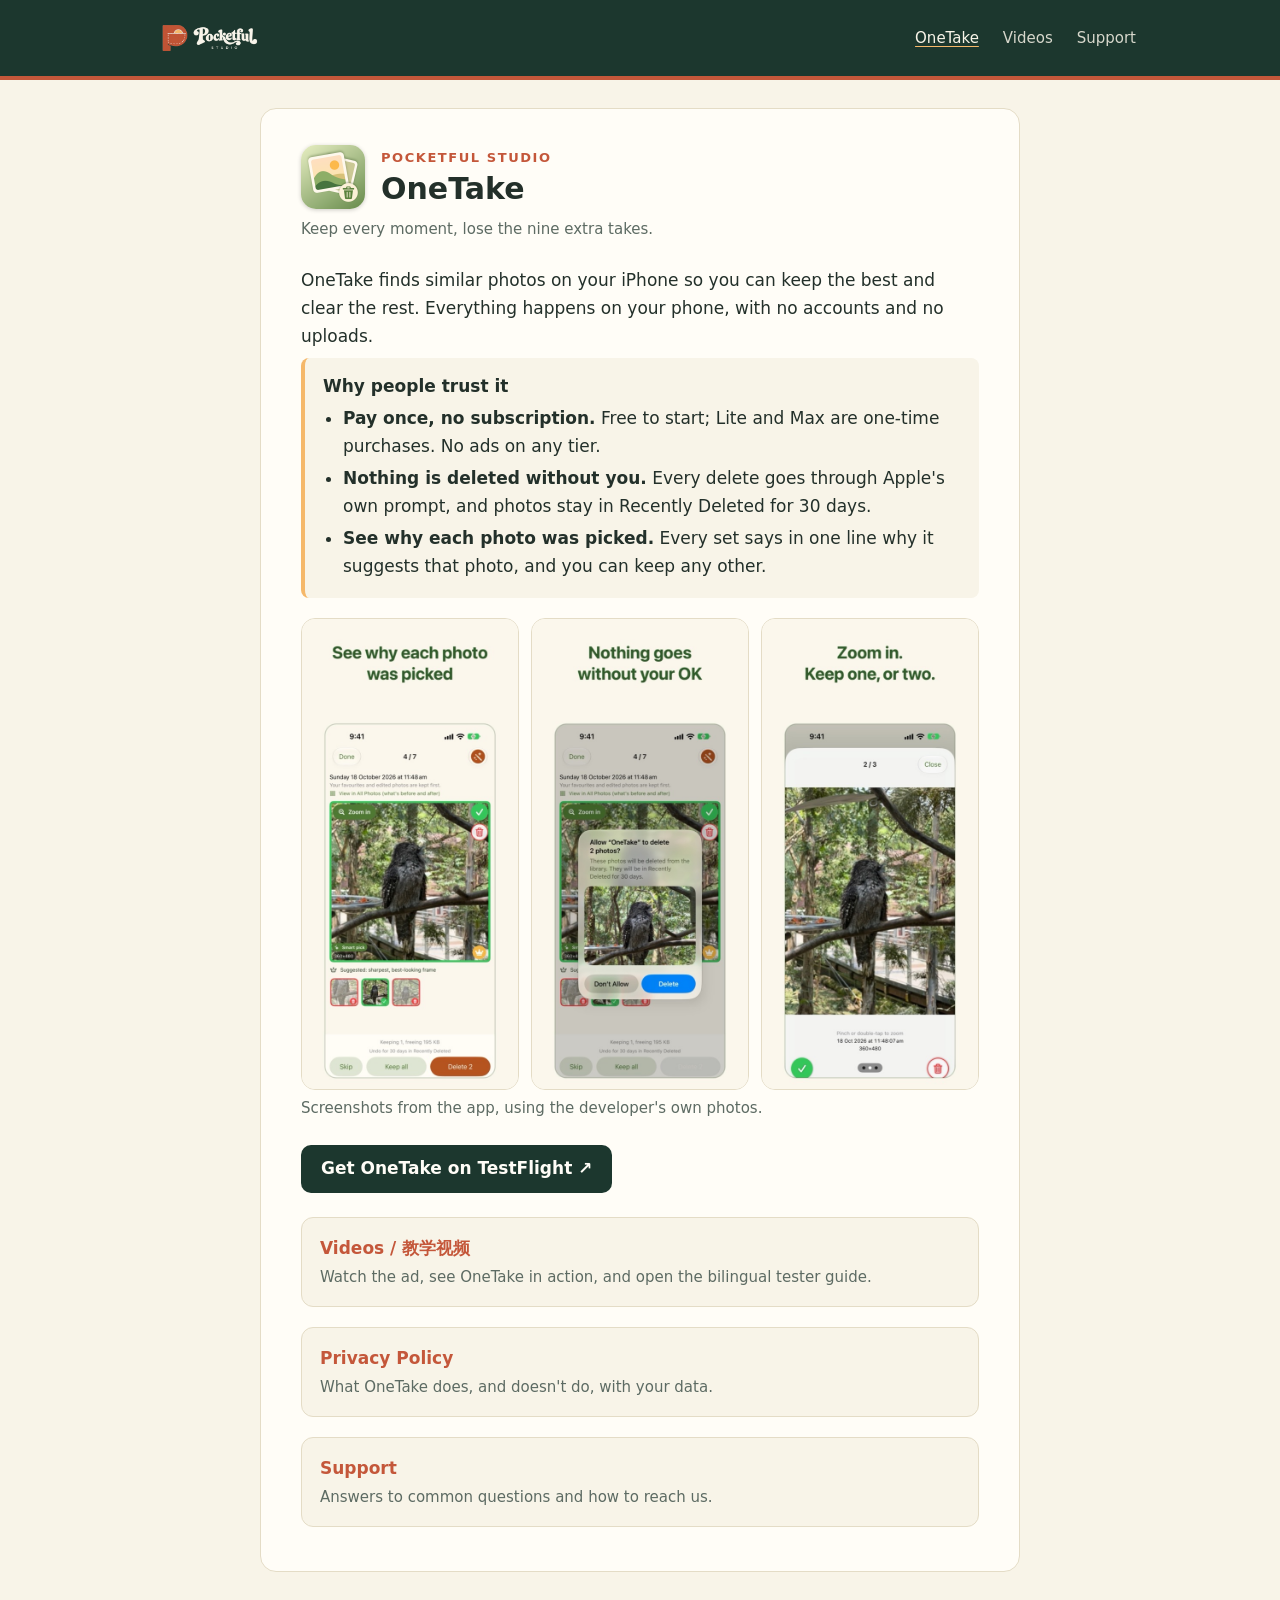
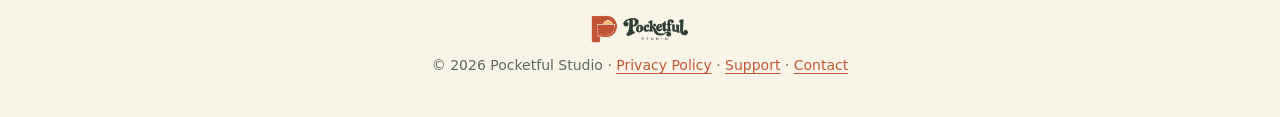
<file: index.html>
<!doctype html>
<html lang="en">
<head>
<meta charset="utf-8">
<meta name="viewport" content="width=device-width, initial-scale=1">
<title>OneTake | Pocketful Studio</title>
<meta name="description" content="OneTake: Similar Photo Cleaner, by Pocketful Studio.">
<link rel="icon" href="assets/favicon.ico">
<link rel="apple-touch-icon" href="assets/apple-touch-icon.png">
<link rel="stylesheet" href="style.css?v=screens">
</head>
<body>
<header class="top"><div class="top-inner"><a class="brand" href="index.html" aria-label="Pocketful Studio home"><img src="assets/pocketful-logo-dark.png" alt="Pocketful Studio"></a><nav aria-label="Main navigation"><a href="index.html" aria-current="page">OneTake</a><a href="demo.html">Videos</a><a href="support.html">Support</a></nav></div></header>
<main>
<div class="doc-head"><img src="assets/onetake-icon.png" alt="OneTake app icon"><div><p class="eyebrow">Pocketful Studio</p><h1>OneTake</h1></div></div>
<p class="meta">Keep every moment, lose the nine extra takes.</p>
<p>OneTake finds similar photos on your iPhone so you can keep the best and clear the rest. Everything happens on your phone, with no accounts and no uploads.</p>
<div class="summary"><strong>Why people trust it</strong><ul>
<li><b>Pay once, no subscription.</b> Free to start; Lite and Max are one-time purchases. No ads on any tier.</li>
<li><b>Nothing is deleted without you.</b> Every delete goes through Apple's own prompt, and photos stay in Recently Deleted for 30 days.</li>
<li><b>See why each photo was picked.</b> Every set says in one line why it suggests that photo, and you can keep any other.</li>
</ul></div>
<div class="screens">
<figure><img src="media/screens/en-2.jpg" alt="A set of tawny frogmouth photos, with the sharpest frame suggested and the reason shown" width="506" height="1100" loading="lazy"></figure>
<figure><img src="media/screens/en-3.jpg" alt="Apple's own delete prompt, asking before two photos are deleted" width="506" height="1100" loading="lazy"></figure>
<figure><img src="media/screens/en-5.jpg" alt="A zoomed-in photo with keep and delete buttons" width="506" height="1100" loading="lazy"></figure>
</div>
<p class="meta">Screenshots from the app, using the developer's own photos.</p>
<p class="download-cta"><a class="testflight-button" href="https://testflight.apple.com/join/ETs18Y3J">Get OneTake on TestFlight ↗</a></p><ul class="links">
<li><a href="demo.html"><b>Videos / 教学视频</b><span>Watch the ad, see OneTake in action, and open the bilingual tester guide.</span></a></li>
<li><a href="privacy.html"><b>Privacy Policy</b><span>What OneTake does, and doesn't do, with your data.</span></a></li>
<li><a href="support.html"><b>Support</b><span>Answers to common questions and how to reach us.</span></a></li>
</ul>
</main>
<footer>
<img src="assets/pocketful-logo.png" alt="Pocketful Studio">
&copy; 2026 Pocketful Studio &middot; <a href="privacy.html">Privacy Policy</a> &middot; <a href="support.html">Support</a> &middot; <a href="mailto:pocketfulstudio.apps@gmail.com">Contact</a>
</footer>
</body>
</html>
</file>
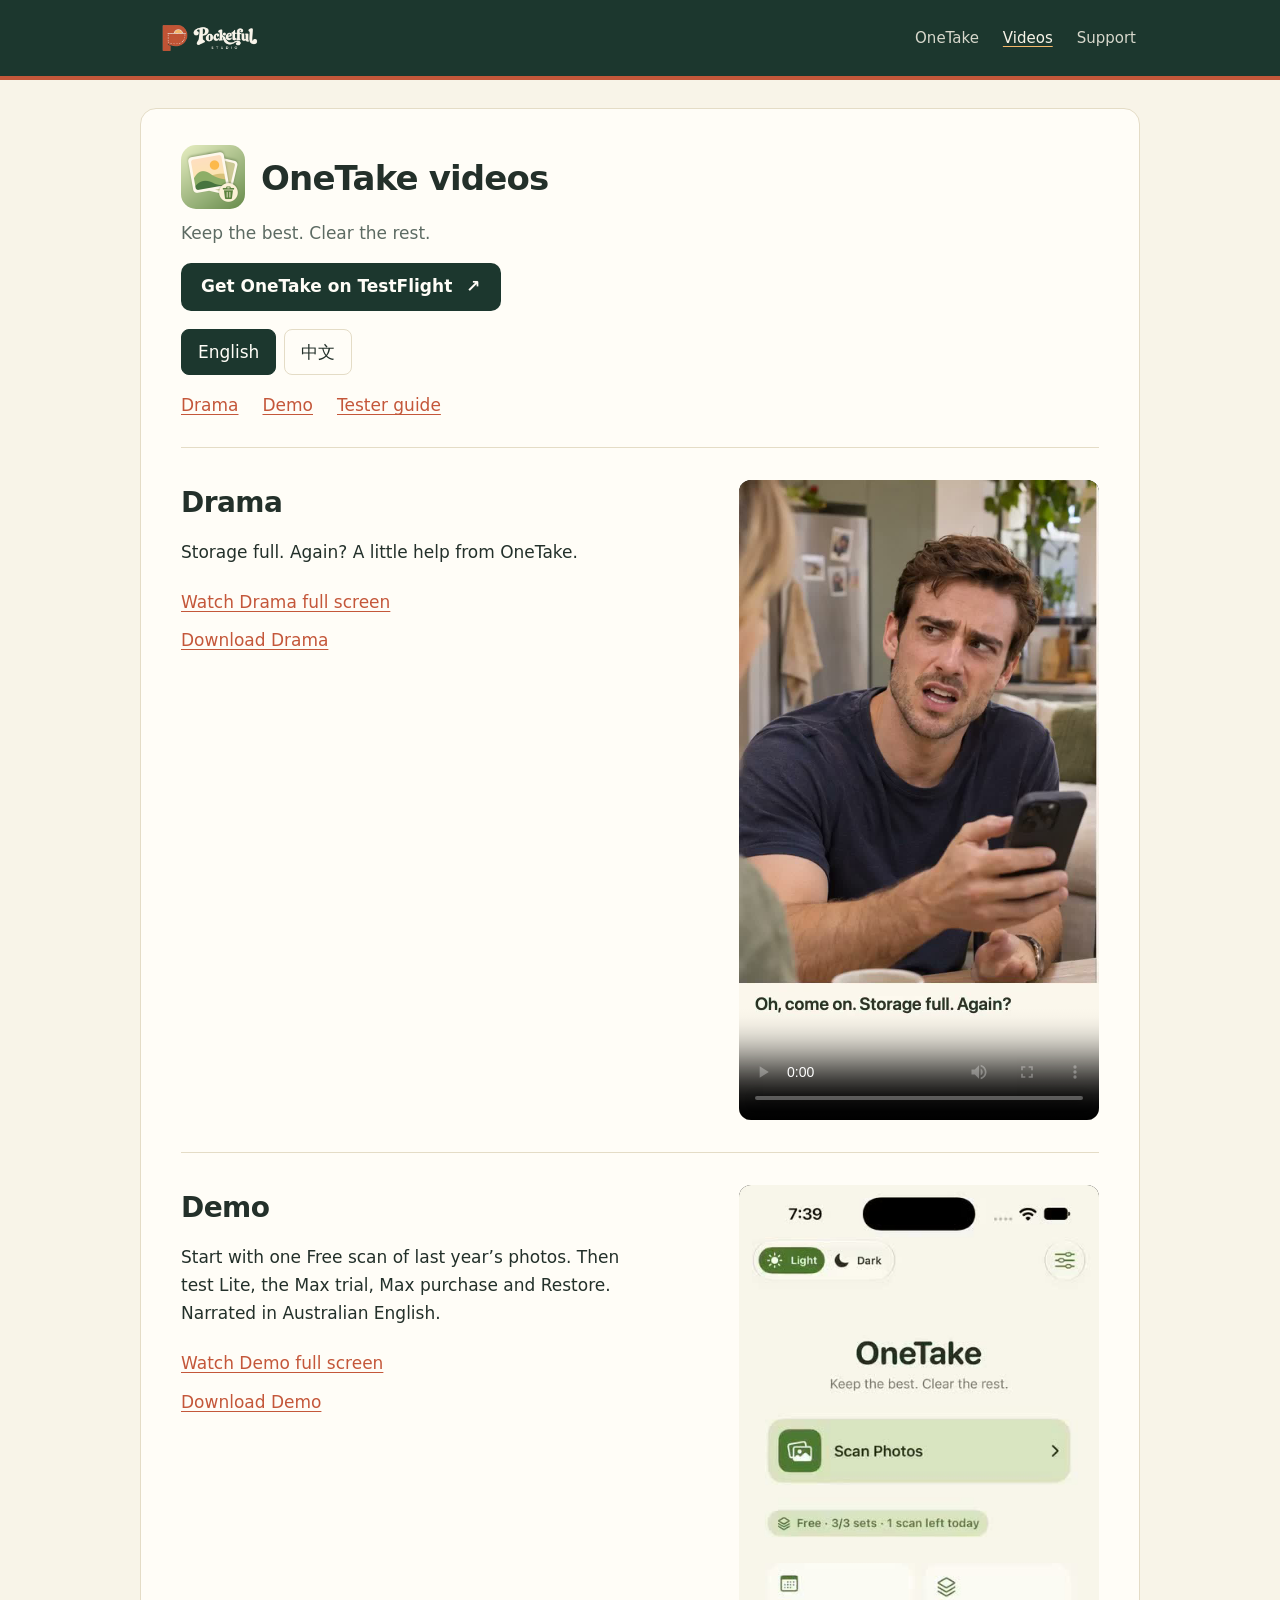
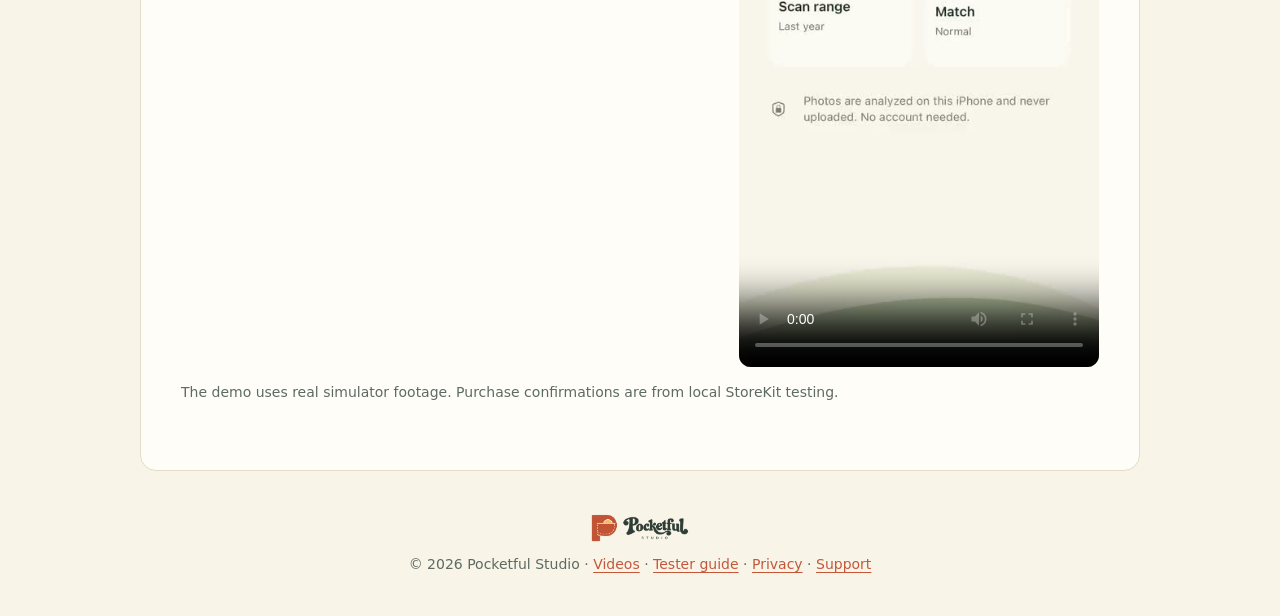
<file: demo.html>
<!doctype html><html lang="en"><head><meta charset="utf-8"><meta name="viewport" content="width=device-width,initial-scale=1"><title>Videos | OneTake · Pocketful Studio</title><meta name="description" content="OneTake drama and app demos. Download the beta on TestFlight."><link rel="icon" href="assets/favicon.ico"><link rel="apple-touch-icon" href="assets/apple-touch-icon.png"><link rel="stylesheet" href="style.css?v=drama-first"><link rel="stylesheet" href="media.css?v=drama-first"></head><body><header class="top"><div class="top-inner"><a class="brand" href="index.html" aria-label="Pocketful Studio home"><img src="assets/pocketful-logo-dark.png" alt="Pocketful Studio"></a><nav aria-label="Main navigation"><a href="index.html">OneTake</a><a href="demo.html" aria-current="page">Videos</a><a href="support.html">Support</a></nav></div></header><main class="media-page video-gallery"><div class="doc-head"><img src="assets/onetake-icon.png" alt="OneTake app icon"><div><h1 data-language="en">OneTake videos</h1><h1 data-language="zh" hidden>教学视频</h1></div></div><p class="meta" data-language="en">Keep the best. Clear the rest.</p><p class="meta" data-language="zh" hidden>留下喜欢的，腾出手机空间。</p><div class="download-cta"><a class="testflight-button" data-language="en" href="https://testflight.apple.com/join/ETs18Y3J">Get OneTake on TestFlight <span aria-hidden="true">↗</span></a><a class="testflight-button" data-language="zh" href="https://testflight.apple.com/join/ETs18Y3J" hidden>通过 TestFlight 下载 OneTake <span aria-hidden="true">↗</span></a></div><div class="language" role="group" aria-label="Language"><button type="button" data-lang="en" aria-pressed="true">English</button><button type="button" data-lang="zh" aria-pressed="false">中文</button></div><article data-language="en"><nav class="quick-nav" aria-label="Video categories"><a href="#drama-en">Drama</a><a href="#demo-en">Demo</a><a href="guide.html?lang=en">Tester guide</a></nav><section class="video-section" id="drama-en"><div class="video-copy"><h2>Drama</h2><p>Storage full. Again? A little help from OneTake.</p><div class="video-links"><a href="media/OneTake-Drama-EN.mp4">Watch Drama full screen</a><a href="media/OneTake-Drama-EN.mp4" download>Download Drama</a></div></div><div class="video-frame"><video controls playsinline preload="metadata" poster="media/OneTake-Drama-EN.jpg" aria-label="Drama — English"><source src="media/OneTake-Drama-EN.mp4" type="video/mp4"></video></div></section><section class="video-section" id="demo-en"><div class="video-copy"><h2>Demo</h2><p>Start with one Free scan of last year’s photos. Then test Lite, the Max trial, Max purchase and Restore. Narrated in Australian English.</p><div class="video-links"><a href="media/OneTake-English-Australian-Demo.mp4">Watch Demo full screen</a><a href="media/OneTake-English-Australian-Demo.mp4" download>Download Demo</a></div></div><div class="video-frame"><video controls playsinline preload="metadata" poster="media/OneTake-English-Australian-Demo.jpg" aria-label="Demo — English"><source src="media/OneTake-English-Australian-Demo.mp4" type="video/mp4"><track kind="captions" src="media/captions-en.vtt" srclang="en" label="English chapters"></video></div></section><p class="recording-note">The demo uses real simulator footage. Purchase confirmations are from local StoreKit testing.</p></article><article data-language="zh" hidden><nav class="quick-nav" aria-label="视频分类"><a href="#drama-zh">Drama</a><a href="#demo-zh">Demo</a><a href="#ad-zh">27 秒广告</a><a href="guide.html?lang=zh">测试指南</a></nav><section class="video-section" id="drama-zh"><div class="video-copy"><h2>Drama</h2><p>手机空间怎么又不够了？这次试试 OneTake。</p><div class="video-links"><a href="media/OneTake-Drama-ZH.mp4">全屏观看 Drama</a><a href="media/OneTake-Drama-ZH.mp4" download>下载 Drama</a></div></div><div class="video-frame"><video controls playsinline preload="metadata" poster="media/OneTake-Drama-ZH.jpg" aria-label="Drama — 中文"><source src="media/OneTake-Drama-ZH.mp4" type="video/mp4"></video></div></section><section class="video-section" id="demo-zh"><div class="video-copy"><h2>Demo</h2><p>先用免费版查找近一年的照片，再测试 Lite、Max 免费试用、Max 购买和恢复购买。中文讲解搭配中文操作字幕。</p><div class="video-links"><a href="media/OneTake-Chinese-Demo.mp4">全屏观看 Demo</a><a href="media/OneTake-Chinese-Demo.mp4" download>下载 Demo</a></div></div><div class="video-frame"><video controls playsinline preload="metadata" poster="media/OneTake-Chinese-Demo.jpg" aria-label="Demo — 中文"><source src="media/OneTake-Chinese-Demo.mp4" type="video/mp4"><track kind="captions" src="media/captions-zh.vtt" srclang="zh" label="中文章节"></video></div></section><p class="recording-note">Demo 为英文界面的真实模拟器录屏；购买确认来自本地 StoreKit 测试。</p><section class="video-section" id="ad-zh"><div class="video-copy"><h2>27 秒广告</h2><p>找出相似照片，留下喜欢的，腾出手机空间。</p><div class="video-links"><a href="media/OneTake-Chinese-Short-Ad.mp4">全屏观看 27 秒广告</a><a href="media/OneTake-Chinese-Short-Ad.mp4" download>下载 27 秒广告</a></div></div><div class="video-frame"><video controls playsinline preload="metadata" poster="media/OneTake-Chinese-Short-Ad.jpg" aria-label="27 秒广告 — 中文"><source src="media/OneTake-Chinese-Short-Ad.mp4" type="video/mp4"></video></div></section></article></main><footer><img src="assets/pocketful-logo.png" alt="Pocketful Studio">&copy; 2026 Pocketful Studio · <a href="demo.html">Videos</a> · <a href="guide.html">Tester guide</a> · <a href="privacy.html">Privacy</a> · <a href="support.html">Support</a></footer><script>
const storage={get(k){try{return localStorage.getItem(k)}catch{return null}},set(k,v){try{localStorage.setItem(k,v)}catch{}}};
let checked=JSON.parse(storage.get('onetake-checks')||'[]');
function refresh(){document.querySelectorAll('[data-step]').forEach(c=>{c.checked=checked.includes(Number(c.dataset.step));c.closest('li').classList.toggle('is-done',c.checked)});document.querySelectorAll('[data-count]').forEach(c=>c.textContent=checked.length)}
function language(l){document.documentElement.lang=l==='zh'?'zh-CN':'en';document.querySelectorAll('[data-language]').forEach(a=>a.hidden=a.dataset.language!==l);document.querySelectorAll('[data-lang]').forEach(b=>b.setAttribute('aria-pressed',b.dataset.lang===l));document.querySelectorAll('video').forEach(v=>v.pause())}
document.querySelectorAll('[data-lang]').forEach(b=>b.onclick=()=>language(b.dataset.lang));
document.querySelectorAll('[data-step]').forEach(c=>c.onchange=()=>{const n=Number(c.dataset.step);checked=c.checked?[...new Set([...checked,n])]:checked.filter(x=>x!==n);storage.set('onetake-checks',JSON.stringify(checked));refresh()});
document.querySelectorAll('[data-reset]').forEach(b=>b.onclick=()=>{checked=[];storage.set('onetake-checks','[]');refresh()});document.querySelectorAll('.print').forEach(b=>b.onclick=()=>{document.querySelectorAll('.full-sop').forEach(d=>{d.open=true;d.querySelector('.sop').innerHTML=d.querySelector('template').innerHTML});window.print()});
document.querySelectorAll('.full-sop').forEach(d=>d.addEventListener('toggle',()=>{d.querySelector('.sop').innerHTML=d.open?d.querySelector('template').innerHTML:''}));
const requested=new URLSearchParams(location.search).get('lang');language(requested==='zh'?'zh':'en');refresh();
</script></body></html>
</file>
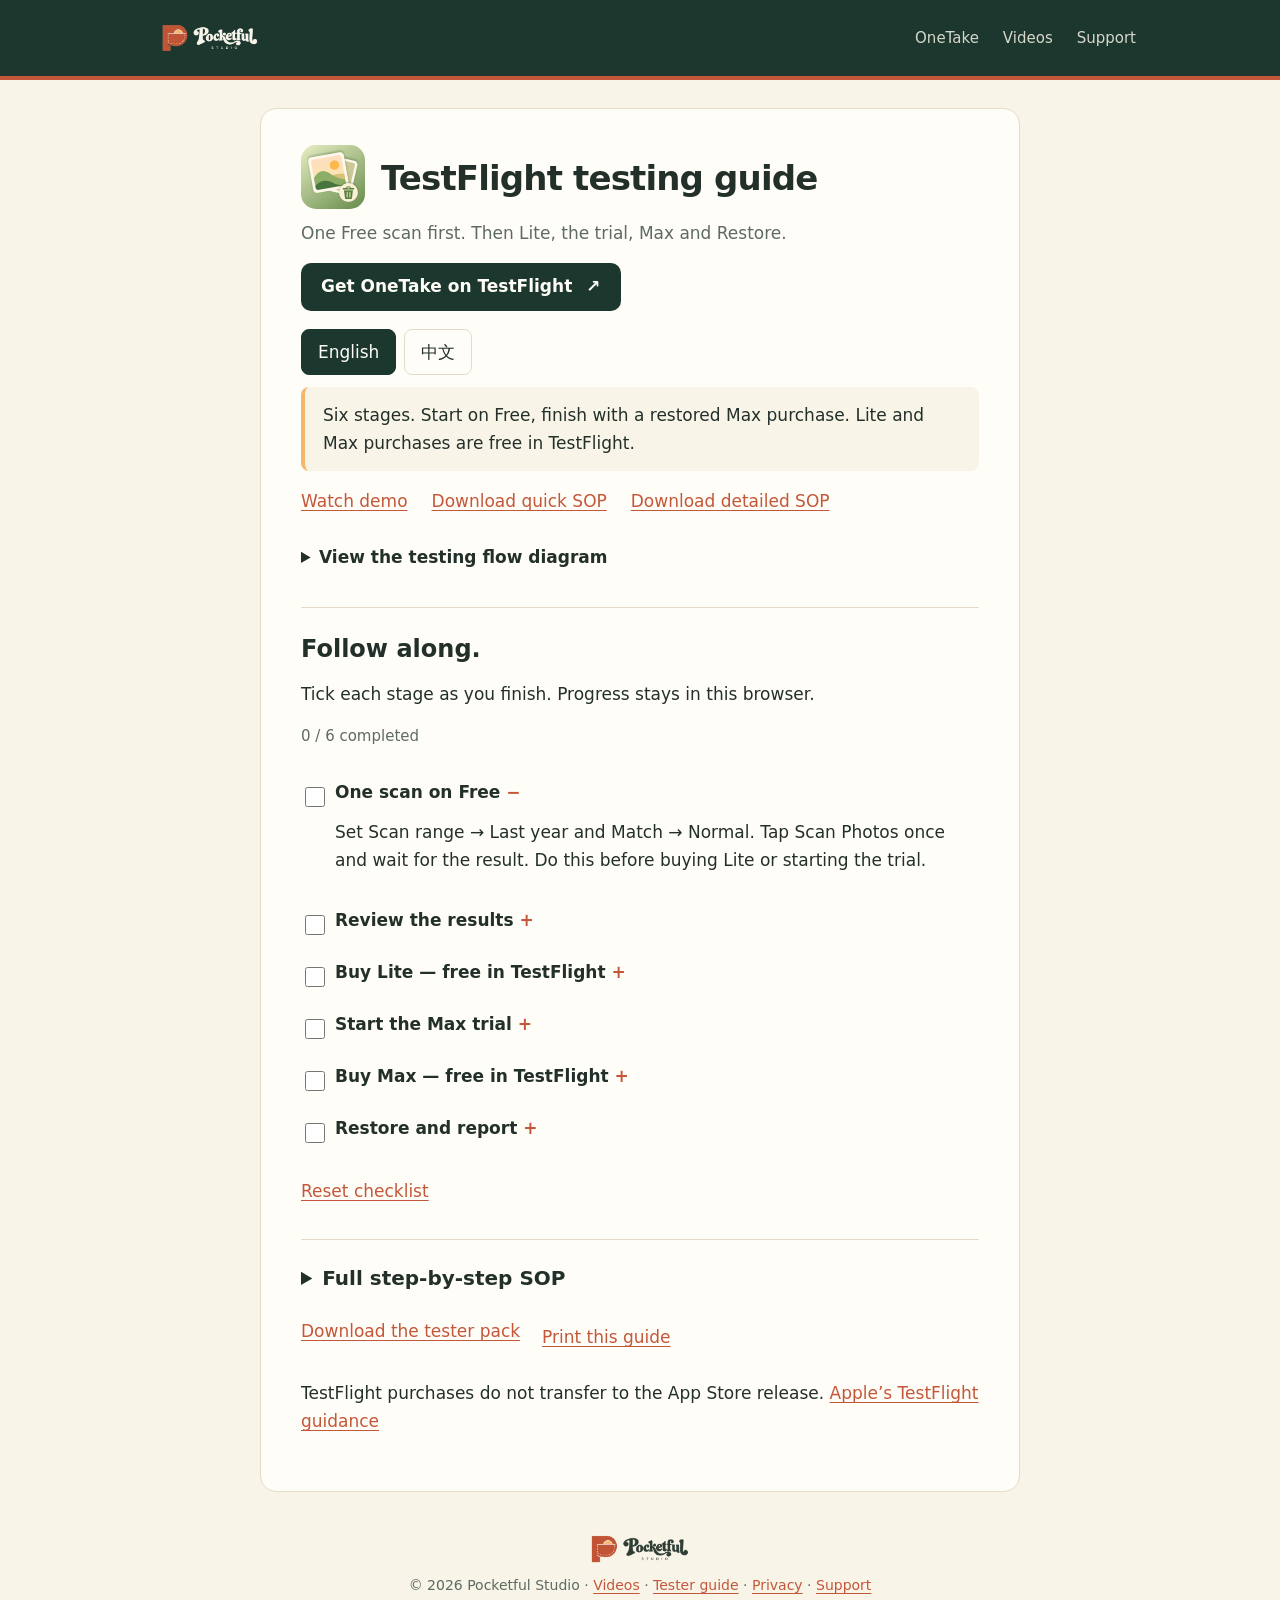
<file: guide.html>
<!doctype html><html lang="en"><head><meta charset="utf-8"><meta name="viewport" content="width=device-width,initial-scale=1"><title>Tester guide | OneTake · Pocketful Studio</title><meta name="description" content="OneTake drama and app demos. Download the beta on TestFlight."><link rel="icon" href="assets/favicon.ico"><link rel="apple-touch-icon" href="assets/apple-touch-icon.png"><link rel="stylesheet" href="style.css?v=drama-first"><link rel="stylesheet" href="media.css?v=drama-first"></head><body><header class="top"><div class="top-inner"><a class="brand" href="index.html" aria-label="Pocketful Studio home"><img src="assets/pocketful-logo-dark.png" alt="Pocketful Studio"></a><nav aria-label="Main navigation"><a href="index.html">OneTake</a><a href="demo.html">Videos</a><a href="support.html">Support</a></nav></div></header><main class="media-page guide-page"><div class="doc-head"><img src="assets/onetake-icon.png" alt="OneTake app icon"><div><h1 data-language="en">TestFlight testing guide</h1><h1 data-language="zh" hidden>测试指南</h1></div></div><p class="meta" data-language="en">One Free scan first. Then Lite, the trial, Max and Restore.</p><p class="meta" data-language="zh" hidden>先完成一次免费查找，再测试 Lite、免费试用、Max 和恢复购买。</p><div class="download-cta"><a class="testflight-button" data-language="en" href="https://testflight.apple.com/join/ETs18Y3J">Get OneTake on TestFlight <span aria-hidden="true">↗</span></a><a class="testflight-button" data-language="zh" href="https://testflight.apple.com/join/ETs18Y3J" hidden>通过 TestFlight 下载 OneTake <span aria-hidden="true">↗</span></a></div><div class="language" role="group" aria-label="Language"><button type="button" data-lang="en" aria-pressed="true">English</button><button type="button" data-lang="zh" aria-pressed="false">中文</button></div><article data-language="en"><p class="summary">Six stages. Start on Free, finish with a restored Max purchase. Lite and Max purchases are free in TestFlight.</p><nav class="quick-nav"><a href="demo.html?lang=en#demo-en">Watch demo</a><a href="downloads/OneTake-Quick-EN.md" download>Download quick SOP</a><a href="downloads/OneTake-Detailed-EN.md" download>Download detailed SOP</a></nav><details><summary>View the testing flow diagram</summary><img class="flow" src="media/flow-en.svg" alt="Complete one Free scan of last year, review the results, buy Lite, start the Max trial, buy Max, and restore purchases." width="320" height="1200"></details><section id="steps-en"><h2>Follow along.</h2><p>Tick each stage as you finish. Progress stays in this browser.</p><p class="progress" aria-live="polite"><span data-count>0</span> / 6 completed</p><ol class="steps"><li><input class="check" type="checkbox" data-step="0" aria-label="One scan on Free"><details open><summary><span>One scan on Free</span></summary><p>Set Scan range → Last year and Match → Normal. Tap Scan Photos once and wait for the result. Do this before buying Lite or starting the trial.</p></details></li><li><input class="check" type="checkbox" data-step="1" aria-label="Review the results"><details><summary><span>Review the results</span></summary><p>Open a set. Tap thumbnails to compare, Zoom in for detail, and tap the large photo to change keep/delete. Use disposable photos for deletion tests; confirm Apple’s prompt only when the selection is correct.</p></details></li><li><input class="check" type="checkbox" data-step="2" aria-label="Buy Lite — free in TestFlight"><details><summary><span>Buy Lite — free in TestFlight</span></summary><p>Open Upgrade / trial, scroll to Lite, and tap Get Lite. Complete the test purchase. Check Lite is unlocked and its Owned button. Try All photos and restoring skipped sets.</p></details></li><li><input class="check" type="checkbox" data-step="3" aria-label="Start the Max trial"><details><summary><span>Start the Max trial</span></summary><p>Reopen Upgrade / trial and tap Start free trial. Check Max and the trial end date on Home. Try Custom dates, Smart pick and Mega clean. You do not need to wait three days before the next stage.</p></details></li><li><input class="check" type="checkbox" data-step="4" aria-label="Buy Max — free in TestFlight"><details><summary><span>Buy Max — free in TestFlight</span></summary><p>During the trial, tap Get Max and complete the test purchase. Check Max is unlocked and Owned. The Max label alone is not proof of purchase because the trial already shows Max.</p></details></li><li><input class="check" type="checkbox" data-step="5" aria-label="Restore and report"><details><summary><span>Restore and report</span></summary><p>Reopen OneTake and check Max is still owned. Use Restore purchases and check Restored Max. Send TestFlight feedback with build, phone/iOS, steps, expected result and actual result.</p></details></li></ol><button class="reset" type="button" data-reset>Reset checklist</button><details class="full-sop"><summary>Full step-by-step SOP</summary><div class="sop"></div><template class="sop-template"><h3>Purpose and sequence</h3>
<p>Test the photo-review workflow and the entitlement sequence <strong>one Free scan of photos from the past year → purchased Lite → Max trial → purchased Max</strong>. Complete and review the Free scan before buying Lite or starting any trial. Then follow the purchase sequence; buying Max first prevents starting the trial.</p>
<p><strong>Both Lite and Max purchases are FREE in TestFlight.</strong> Displayed prices are part of purchase testing. Use the beta installed through TestFlight. Test purchases do not carry over to the App Store release. <a href="https://developer.apple.com/in-app-purchase/" target="_blank" rel="noopener">Apple&#x27;s guidance</a></p>
<h3>1. Prepare</h3>
<ol>
<li>Open TestFlight and install/update OneTake to the requested beta build.</li>
<li>Record the build number, iPhone model, iOS version and test date.</li>
<li>Prepare a few groups of similar, disposable photos. Use these for deletion tests.</li>
<li>Start on Free, before purchasing Lite or Max or starting the trial. If the trial is unavailable, report the condition; it is stored across reinstalls.</li>
</ol>
<p><strong>Pass:</strong> The beta opens and the starting tier and trial eligibility are recorded.</p>
<h3>2. Authorise photo access</h3>
<ol>
<li>Tap <strong>Allow photo access</strong>.</li>
<li>Choose Full Access for the library, or select specific photos.</li>
<li>If access was denied, tap <strong>Open Settings</strong> and update the photo permission.</li>
<li>With limited access, verify the app explains that only selected photos are included. Use <strong>Choose more photos</strong> to expand the selection when needed.</li>
</ol>
<p><strong>Pass:</strong> The home screen appears and the intended test photos are accessible.</p>
<h3>3. Complete one Free scan of the past year</h3>
<ol>
<li>Verify Free shows up to <strong>3 sets and 1 scan per day</strong>. Free cleaning covers photos from the past year.</li>
<li>Choose <strong>Scan range → Last year</strong>. This first scan must cover photos from the past year.</li>
<li>Choose <strong>Match → Normal</strong>. Strict finds closer matches; Loose groups a broader range of same-scene shots.</li>
<li>Tap <strong>Scan Photos once</strong> while still on Free, and keep the app open until the results appear. Do not buy Lite or start the trial before this scan finishes.</li>
<li>Record the scanned photo count and sets found. Review the results before upgrading. If none appear, record that outcome and check permissions, date range and photo suitability; continue to Lite before running another scan.</li>
</ol>
<p><strong>Pass:</strong> Exactly one scan was completed on Free with Last year selected, and its result was reviewed before any upgrade. Scanning alone does not delete photos.</p>
<h3>4. Review, keep, skip and delete</h3>
<ol>
<li>Open a set under <strong>All</strong>.</li>
<li>Tap thumbnails to browse. Tap <strong>Zoom in</strong>, then pinch or double-tap to inspect details; swipe between photos. For Live Photos, press and hold to replay motion.</li>
<li>If needed, use <strong>View in All Photos (what&#x27;s before and after)</strong>, then close it to return.</li>
<li>Check each marker: checkmark means keep; trash icon and dimming mean delete. <strong>Tap the large preview to change its selection.</strong> Thumbnail taps only change the displayed photo.</li>
<li>Test <strong>Keep all → Next</strong> on one set, and <strong>Skip</strong> on another. Both retain the photos and put the reviewed set into skipped sets.</li>
<li>On a disposable test set, mark only unwanted photos. Check the keeping count and <strong>Delete [number]</strong>.</li>
<li>Tap Delete, cancel Apple&#x27;s prompt once, and verify nothing was deleted.</li>
<li>Repeat Delete and confirm Apple&#x27;s prompt. Verify the intended photos remain and the app advances.</li>
<li>Tap <strong>Done</strong>. Reopen available results using <strong>See last results</strong> without spending another scan.</li>
</ol>
<p><strong>Pass:</strong> Selections are clear, cancellation preserves photos, and confirmed deletion affects the intended photos only.</p>
<h3>5. Test purchase Lite — FREE in TestFlight</h3>
<ol>
<li>Only after completing the Free scan of the past year and reviewing its result, open Home → settings → <strong>Upgrade / trial</strong>; alternatively tap the allowance chip.</li>
<li>Do <strong>not</strong> start the trial yet. Scroll past the trial and Max cards to Lite.</li>
<li>Tap <strong>Get Lite</strong> and complete Apple&#x27;s test purchase confirmation.</li>
<li>Check the <strong>Lite is unlocked.</strong> confirmation. Dismiss it and check Lite&#x27;s button reads <strong>Owned</strong>.</li>
<li>Close the upgrade screen. Verify Home shows <strong>Lite</strong>, 5 sets and 5 scans a day, less any already used that day.</li>
<li>Choose <strong>Scan range → All photos</strong> and verify it is available.</li>
<li>Open settings → <strong>Skipped sets → Show these sets again</strong>. Verify the skipped sets return to scanning. This action restores all skipped sets to review; it does not recover deleted photos.</li>
</ol>
<p><strong>Pass:</strong> Lite is owned; older-photo access and restoring skipped sets are unlocked.</p>
<h3>6. Start and test the three-day Max trial</h3>
<ol>
<li>Reopen <strong>Upgrade / trial</strong>.</li>
<li>Tap <strong>Start free trial</strong> under <strong>Try Max free for 3 days</strong>.</li>
<li>Verify Home shows <strong>Max</strong> and <strong>trial until [date]</strong>. Record the displayed end date.</li>
<li>Choose <strong>Scan range → Custom dates</strong>, set <strong>From</strong> and <strong>To</strong>, and tap <strong>Done</strong>. Both dates are included.</li>
<li>Scan the test photos and inspect the <strong>Smart pick</strong> suggestion where shown. Review it rather than assuming it is your preferred shot.</li>
<li>Open results and inspect Mega clean. Read the counts and keeping rule before confirming any deletion; use only disposable photos for this test.</li>
<li>If matching-duration Live sets exist, inspect <strong>Same-length Live</strong>. Equal video duration is a grouping signal, not proof of identical content.</li>
</ol>
<p><strong>Pass:</strong> A dated Max trial is visible and Max-only features are available.</p>
<p><strong>Trial expiry expectation:</strong> Because Lite was purchased first, the app should return to Lite if the trial expires before buying Max. Record any screen that incorrectly says it will return to Free. Do not wait for expiry before the next step.</p>
<h3>7. Test purchase Max — FREE in TestFlight</h3>
<ol>
<li>During the active trial, reopen <strong>Upgrade / trial</strong>.</li>
<li>Tap <strong>Get Max</strong> and complete Apple&#x27;s test purchase confirmation.</li>
<li>Check the <strong>Max is unlocked.</strong> confirmation, then dismiss it.</li>
<li>Check Max&#x27;s purchase button reads <strong>Owned</strong>. The Max tier label alone is insufficient because trial access already displayed Max.</li>
<li>Close and reopen OneTake. Check Max remains owned and Max features remain available.</li>
</ol>
<p><strong>Pass:</strong> Max purchase is explicitly confirmed and its card shows Owned, independently of the active trial.</p>
<h3>8. Restore and verify</h3>
<ol>
<li>Open <strong>Upgrade / trial → Restore purchases</strong>.</li>
<li>Complete any expected Apple test prompt and verify <strong>Restored Max.</strong></li>
<li>Check the intended kept photos remain. For accidental deletion, check Recently Deleted in Apple Photos promptly.</li>
<li>Treat <strong>Freed</strong> and <strong>Can free</strong> as indicative figures, not a measurement of immediately available device storage.</li>
</ol>
<p><strong>Pass:</strong> Restore recognises purchased Max and retained photos are intact.</p>
<h3>9. Report the outcome</h3>
<p>Submit TestFlight feedback with build number, phone/iOS, starting state, exact steps, expected result, actual result and relevant screenshot/video. Record each checkpoint separately: <strong>Lite owned; trial active with end date; Max owned; Max restored; photo review/deletion correct</strong>. If purchase or trial eligibility blocks the sequence, report it rather than skipping ahead and claiming a pass.</p></template></details><div class="downloads"><a href="downloads/OneTake-Tester-Pack.zip" download>Download the tester pack</a><button type="button" class="print">Print this guide</button></div><p class="source">TestFlight purchases do not transfer to the App Store release. <a href="https://developer.apple.com/in-app-purchase/" target="_blank" rel="noopener">Apple’s TestFlight guidance</a></p></section></article><article data-language="zh" hidden><p class="summary">六个阶段：从免费版开始，最后恢复 Max 购买。TestFlight 内购买 Lite 和 Max 均免费，不会实际扣款。</p><nav class="quick-nav"><a href="demo.html?lang=zh#demo-zh">观看 Demo</a><a href="downloads/OneTake-Quick-ZH.md" download>下载精简步骤</a><a href="downloads/OneTake-Detailed-ZH.md" download>下载详细步骤</a></nav><details><summary>查看测试顺序流程图</summary><img class="flow" src="media/flow-zh.svg" alt="免费版按近一年范围查找一次，查看结果，购买 Lite，开始 Max 试用，购买 Max，最后恢复购买。" width="320" height="1200"></details><section id="steps-zh"><h2>跟着步骤测试。</h2><p>每完成一个阶段即可勾选，进度仅保存在当前浏览器。</p><p class="progress" aria-live="polite"><span data-count>0</span> / 6 项已完成</p><ol class="steps"><li><input class="check" type="checkbox" data-step="0" aria-label="免费版查找一次"><details open><summary><span>免费版查找一次</span></summary><p>选择「查找范围」→「近一年」，「匹配方式」→「标准」。点击「查找相似照片」一次，等待结果。在购买 Lite 或开始试用前完成此步骤。</p></details></li><li><input class="check" type="checkbox" data-step="1" aria-label="查看查找结果"><details><summary><span>查看查找结果</span></summary><p>打开照片组，点击缩略图进行比较，使用「放大」查看细节。轻点大图切换保留／删除状态。删除测试仅使用可丢弃照片，核对选择后再确认 Apple 系统提示。</p></details></li><li><input class="check" type="checkbox" data-step="2" aria-label="购买 Lite，TestFlight 内免费"><details><summary><span>购买 Lite，TestFlight 内免费</span></summary><p>打开「升级或免费试用」，向下找到 Lite，点击「解锁 Lite」，完成测试购买。核对「已解锁 Lite。」提示及已解锁按钮，测试「全部照片」和重新整理跳过的照片组。</p></details></li><li><input class="check" type="checkbox" data-step="3" aria-label="开始 Max 免费试用"><details><summary><span>开始 Max 免费试用</span></summary><p>再次打开「升级或免费试用」，点击「开始免费试用」。确认首页显示 Max 及试用结束日期，测试自选日期、智能优选和批量清理。下一步无需等待三天。</p></details></li><li><input class="check" type="checkbox" data-step="4" aria-label="购买 Max，TestFlight 内免费"><details><summary><span>购买 Max，TestFlight 内免费</span></summary><p>试用期间点击「解锁 Max」，完成测试购买。核对「已解锁 Max。」提示及已解锁按钮。仅显示 Max 版本不能证明购买成功，因为试用期间已经显示 Max。</p></details></li><li><input class="check" type="checkbox" data-step="5" aria-label="恢复购买并反馈"><details><summary><span>恢复购买并反馈</span></summary><p>重新打开 OneTake，确认 Max 仍已购买。点击「恢复购买」，核对「已恢复 Max。」提示。通过 TestFlight 反馈构建版本、手机／系统、操作步骤、预期及实际结果。</p></details></li></ol><button class="reset" type="button" data-reset>重置清单</button><details class="full-sop"><summary>完整分步操作流程</summary><div class="sop"></div><template class="sop-template"><h3>目的及操作顺序</h3>
<p>测试照片整理流程，以及 <strong>免费版完成一次近一年照片查找 → 已购买 Lite → Max 试用 → 已购买 Max</strong> 的权限变化。先完成并查看免费版查找结果，再购买 Lite 或开始任何试用。随后按指定购买顺序操作；先购买 Max 后将无法开始试用。</p>
<p><strong>TestFlight 内测试购买 Lite 和 Max 均为免费，不会实际扣款。</strong> 显示价格属于购买流程测试。请使用通过 TestFlight 安装的测试版；测试购买记录不会转入 App Store 正式版。<a href="https://developer.apple.com/in-app-purchase/" target="_blank" rel="noopener">Apple 官方说明</a></p>
<h3>1. 测试前准备</h3>
<ol>
<li>打开 TestFlight，安装或更新 OneTake 至指定构建版本。</li>
<li>记录构建版本、iPhone 型号、iOS 版本及测试日期。</li>
<li>准备几组可丢弃的相似照片，用于测试删除。</li>
<li>测试起点应为免费版，尚未购买 Lite 或 Max，也尚未开始试用。如无法开始试用，请记录；试用记录在重新安装后仍会保留。</li>
</ol>
<p><strong>通过标准：</strong> 测试版正常打开，已记录起始版本及试用资格。</p>
<h3>2. 授权照片访问</h3>
<ol>
<li>点击「允许访问照片」。</li>
<li>选择完全访问，或仅授权指定照片。</li>
<li>如此前拒绝授权，点击「打开设置」，修改照片权限。</li>
<li>在有限访问模式下，检查应用是否说明仅处理已授权照片；必要时点击「选择更多照片」增加范围。</li>
</ol>
<p><strong>通过标准：</strong> 进入首页，所需测试照片可以访问。</p>
<h3>3. 用免费版完成一次近一年照片查找</h3>
<ol>
<li>检查免费版每日额度：最多清理 3 组、查找 1 次；可清理近一年照片。</li>
<li>选择「查找范围」→「近一年」。首次查找必须使用近一年范围。</li>
<li>选择「匹配方式」→「标准」。「严格」用于更接近的匹配；「宽松」用于范围更广的同场景匹配。</li>
<li>在免费版中点击「查找相似照片」一次，保持应用打开，等待完成。在此次查找结束前，不要购买 Lite 或开始试用。</li>
<li>记录扫描数量及照片组数，升级前先查看结果。如无匹配，记录该结果，并检查授权、日期范围及照片是否适合；购买 Lite 后再进行新的查找。</li>
</ol>
<p><strong>通过标准：</strong> 免费版已按「近一年」范围完成一次查找，并在任何升级前查看结果。查找本身不会删除照片。</p>
<h3>4. 测试查看、保留、跳过及删除</h3>
<ol>
<li>在「全部」中打开一组照片。</li>
<li>点击缩略图切换照片；点击「放大」后双指缩放或轻点两下检查细节，左右滑动比较。实况照片可按住重播动态内容。</li>
<li>必要时点击「查看相册，看看前后拍了什么」，查看后关闭并返回。</li>
<li>核对标记：对勾表示保留；垃圾桶及变暗画面表示待删除。<strong>轻点大图才会切换保留／删除状态。</strong> 缩略图点击仅切换当前查看的照片。</li>
<li>对一组测试「全部保留」→「下一组」，对另一组测试「跳过」。两者均保留照片，并将已审核照片组加入跳过列表。</li>
<li>对可丢弃的测试照片组，仅标记不需要的照片，核对保留数量和「删除 [数量] 张」。</li>
<li>点击删除，先取消一次 Apple 系统提示，检查没有照片被删除。</li>
<li>再次点击删除并确认系统提示，检查应保留的照片仍在，应用进入下一组。</li>
<li>点击「完成」。通过「继续整理上次结果」重新打开可用结果，检查不消耗新的查找次数。</li>
</ol>
<p><strong>通过标准：</strong> 标记清晰，取消时照片不变，确认后仅删除指定照片。</p>
<h3>5. 测试购买 Lite — TestFlight 内免费</h3>
<ol>
<li>仅在完成免费版近一年查找并查看结果后，进入首页设置菜单 →「升级或免费试用」，或点击额度提示。</li>
<li>此时先不要开始试用。向下滚动，经过试用及 Max 卡片，找到 Lite。</li>
<li>点击「解锁 Lite」，完成 Apple 测试购买确认。</li>
<li>检查「已解锁 Lite。」提示，关闭提示后，确认 Lite 按钮显示「已解锁」。</li>
<li>关闭升级页面，确认首页显示 Lite、每天可清理 5 组、查找 5 次；当日已用的会从额度中扣除。</li>
<li>选择「查找范围」→「全部照片」，确认功能可用。</li>
<li>打开设置 →「暂时跳过的照片组」→「重新整理这些照片组」，检查跳过的照片组重新参与查找。此操作作用于全部跳过的照片组，并非恢复已删除照片。</li>
</ol>
<p><strong>通过标准：</strong> Lite 已购买，旧照片访问及重新整理跳过照片组功能已解锁。</p>
<h3>6. 开始并测试三天 Max 免费试用</h3>
<ol>
<li>再次打开「升级或免费试用」。</li>
<li>在「免费试用 Max 3 天」卡片中点击「开始免费试用」。</li>
<li>确认首页显示 Max 及「试用将于 [日期] 结束」，记录结束日期。</li>
<li>选择「查找范围」→「自选日期」，设置起始和结束日期，点击「完成」。起止日期均包含在范围内。</li>
<li>查找测试照片，在出现「智能优选」时检查其建议，仍需自行判断要保留的照片。</li>
<li>在结果页检查批量清理功能。确认删除前，先阅读照片数量、组数及保留规则；仅使用可丢弃照片进行此项测试。</li>
<li>如存在同时长实况照片组，检查「同时长实况」筛选。视频时长相同只是分组依据，不代表内容完全相同。</li>
</ol>
<p><strong>通过标准：</strong> 显示带结束日期的 Max 试用，Max 专属功能可用。</p>
<p><strong>试用到期预期：</strong> 已先购买 Lite，因此如在购买 Max 前试用到期，应恢复为 Lite。如页面错误提示会恢复免费版，请记录反馈。下一步无需等待试用到期。</p>
<h3>7. 测试购买 Max — TestFlight 内免费</h3>
<ol>
<li>在试用期间再次打开「升级或免费试用」。</li>
<li>点击「解锁 Max」，完成 Apple 测试购买确认。</li>
<li>检查「已解锁 Max。」提示并关闭。</li>
<li>确认 Max 购买按钮显示「已解锁」。仅看到 Max 版本标签不能证明购买成功，因为试用期间已经显示 Max。</li>
<li>关闭并重新打开 OneTake，检查 Max 仍已购买，相关功能继续可用。</li>
</ol>
<p><strong>通过标准：</strong> 已明确确认 Max 购买成功，且购买卡片显示已解锁，不仅是试用中的 Max 权限。</p>
<h3>8. 恢复购买及最终检查</h3>
<ol>
<li>打开「升级或免费试用」→「恢复购买」。</li>
<li>按需完成 Apple 测试提示，检查「已恢复 Max。」提示。</li>
<li>确认应保留的照片仍在；如误删，尽快到 Apple「照片」应用的「最近删除」检查。</li>
<li>将「已腾出」「还能腾出」作为参考，不视为设备即时可用空间的直接测量。</li>
</ol>
<p><strong>通过标准：</strong> 恢复购买可识别 Max，应保留的照片完整。</p>
<h3>9. 提交测试结果</h3>
<p>通过 TestFlight 提交构建版本、手机／系统、起始状态、准确步骤、预期结果、实际结果及必要截图／录屏。分别记录以下检查点：<strong>Lite 已购买；Max 试用已开始且有结束日期；Max 已购买；Max 已恢复；照片审核及删除正确</strong>。如购买或试用资格阻碍指定顺序，请报告问题，不要跳过后声称测试通过。</p></template></details><div class="downloads"><a href="downloads/OneTake-Tester-Pack.zip" download>下载完整测试资料</a><button type="button" class="print">打印本指南</button></div><p class="source">测试购买记录不会转入 App Store 正式版。 <a href="https://developer.apple.com/in-app-purchase/" target="_blank" rel="noopener">Apple 官方说明</a></p></section></article></main><footer><img src="assets/pocketful-logo.png" alt="Pocketful Studio">&copy; 2026 Pocketful Studio · <a href="demo.html">Videos</a> · <a href="guide.html">Tester guide</a> · <a href="privacy.html">Privacy</a> · <a href="support.html">Support</a></footer><script>
const storage={get(k){try{return localStorage.getItem(k)}catch{return null}},set(k,v){try{localStorage.setItem(k,v)}catch{}}};
let checked=JSON.parse(storage.get('onetake-checks')||'[]');
function refresh(){document.querySelectorAll('[data-step]').forEach(c=>{c.checked=checked.includes(Number(c.dataset.step));c.closest('li').classList.toggle('is-done',c.checked)});document.querySelectorAll('[data-count]').forEach(c=>c.textContent=checked.length)}
function language(l){document.documentElement.lang=l==='zh'?'zh-CN':'en';document.querySelectorAll('[data-language]').forEach(a=>a.hidden=a.dataset.language!==l);document.querySelectorAll('[data-lang]').forEach(b=>b.setAttribute('aria-pressed',b.dataset.lang===l));document.querySelectorAll('video').forEach(v=>v.pause())}
document.querySelectorAll('[data-lang]').forEach(b=>b.onclick=()=>language(b.dataset.lang));
document.querySelectorAll('[data-step]').forEach(c=>c.onchange=()=>{const n=Number(c.dataset.step);checked=c.checked?[...new Set([...checked,n])]:checked.filter(x=>x!==n);storage.set('onetake-checks',JSON.stringify(checked));refresh()});
document.querySelectorAll('[data-reset]').forEach(b=>b.onclick=()=>{checked=[];storage.set('onetake-checks','[]');refresh()});document.querySelectorAll('.print').forEach(b=>b.onclick=()=>{document.querySelectorAll('.full-sop').forEach(d=>{d.open=true;d.querySelector('.sop').innerHTML=d.querySelector('template').innerHTML});window.print()});
document.querySelectorAll('.full-sop').forEach(d=>d.addEventListener('toggle',()=>{d.querySelector('.sop').innerHTML=d.open?d.querySelector('template').innerHTML:''}));
const requested=new URLSearchParams(location.search).get('lang');language(requested==='zh'?'zh':'en');refresh();
</script></body></html>
</file>
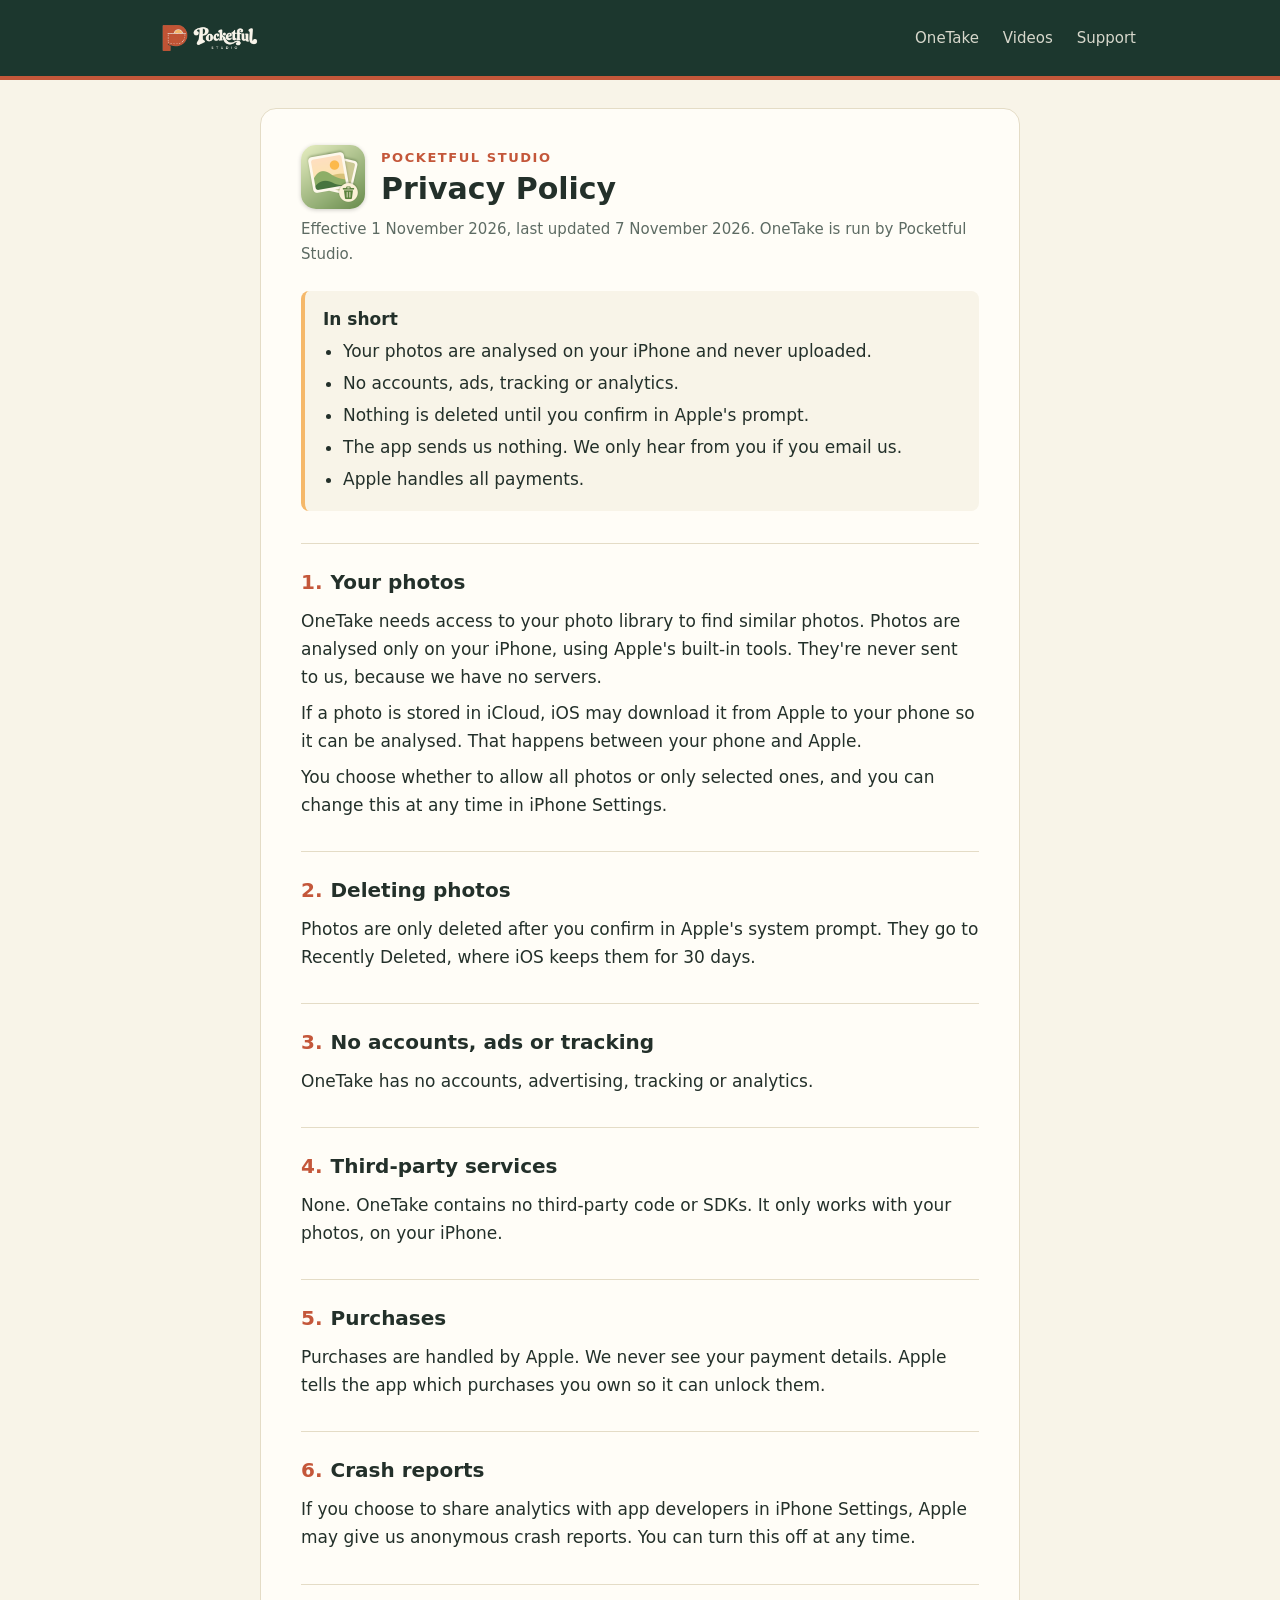
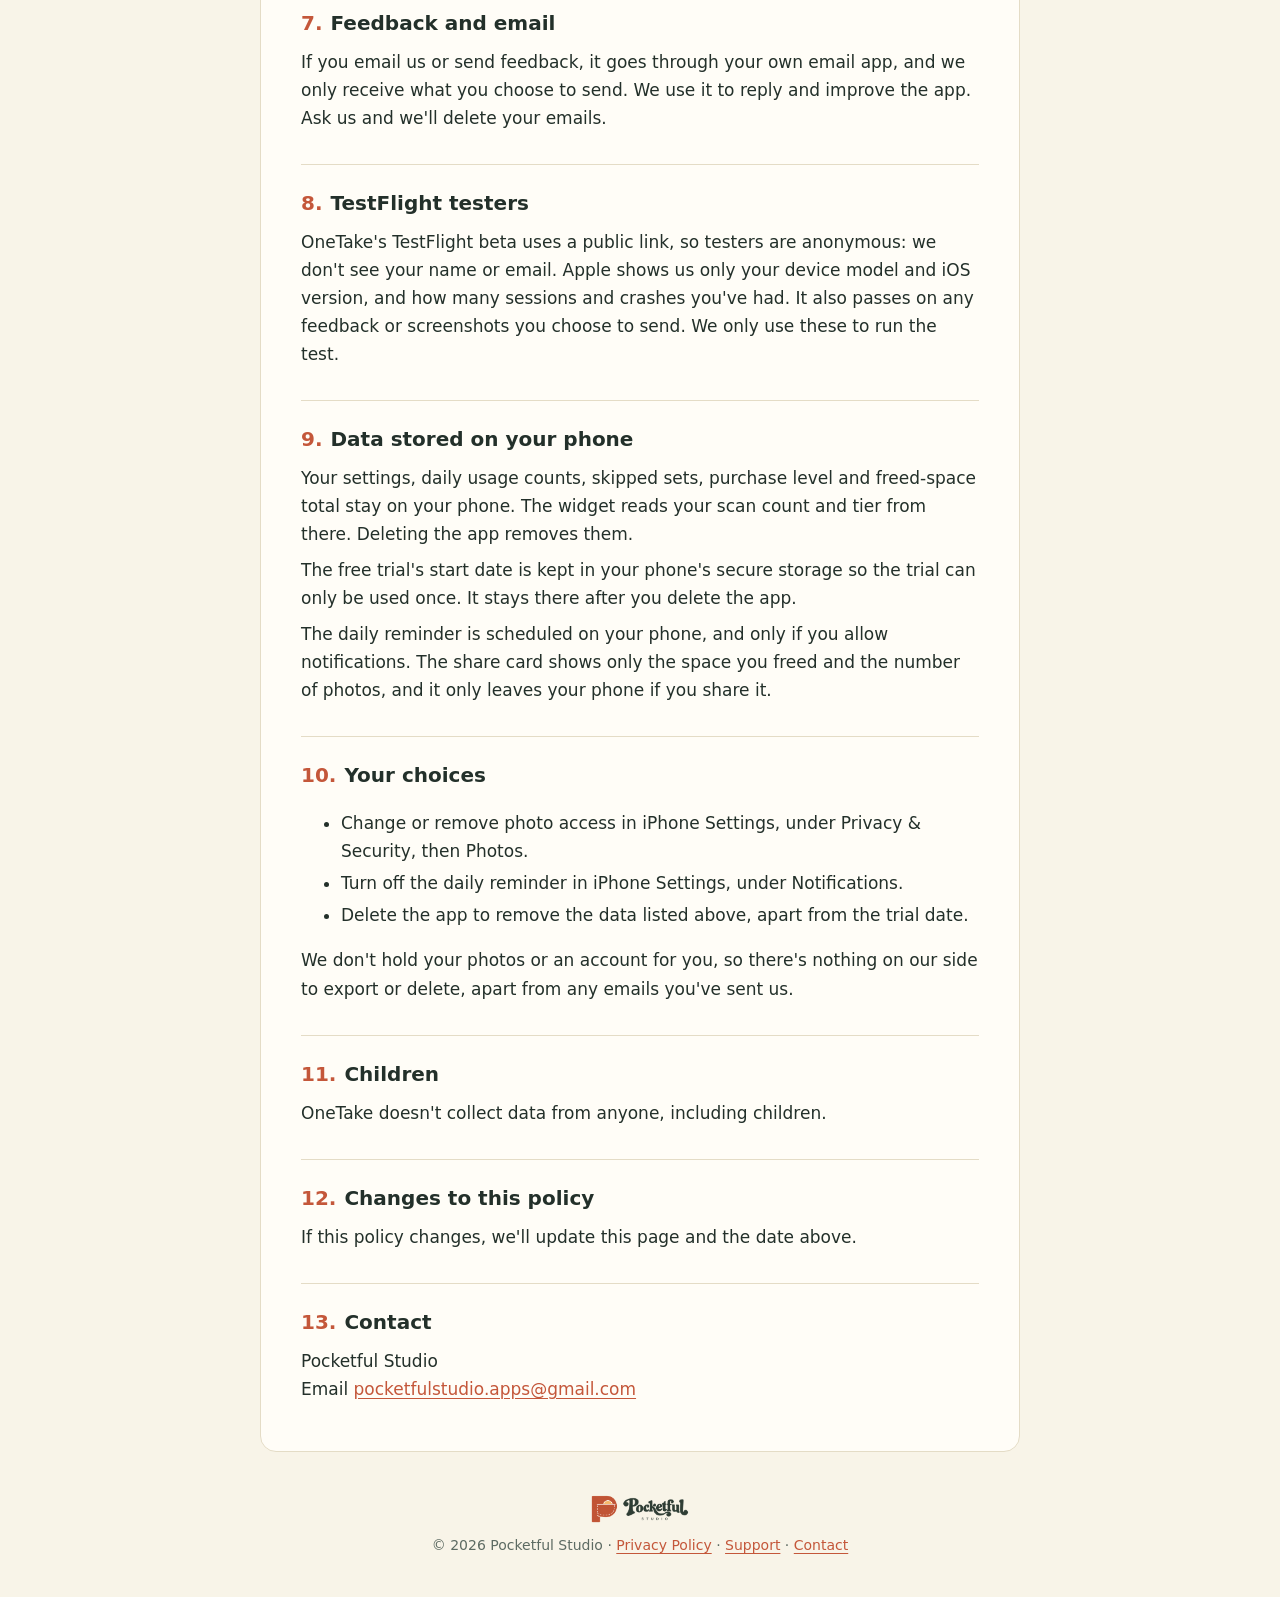
<file: privacy.html>
<!doctype html>
<html lang="en">
<head>
<meta charset="utf-8">
<meta name="viewport" content="width=device-width, initial-scale=1">
<title>OneTake Privacy Policy | Pocketful Studio</title>
<meta name="description" content="Privacy policy for OneTake by Pocketful Studio. Your photos stay on your iPhone, with no accounts, ads or tracking.">
<link rel="icon" href="assets/favicon.ico">
<link rel="apple-touch-icon" href="assets/apple-touch-icon.png">
<link rel="stylesheet" href="style.css?v=drama-first">
</head>
<body>
<header class="top"><div class="top-inner"><a class="brand" href="index.html" aria-label="Pocketful Studio home"><img src="assets/pocketful-logo-dark.png" alt="Pocketful Studio"></a><nav aria-label="Main navigation"><a href="index.html">OneTake</a><a href="demo.html">Videos</a><a href="support.html">Support</a></nav></div></header>
<main>
<div class="doc-head"><img src="assets/onetake-icon.png" alt="OneTake app icon"><div><p class="eyebrow">Pocketful Studio</p><h1>Privacy Policy</h1></div></div>
<p class="meta">Effective 1 November 2026, last updated 7 November 2026. OneTake is run by Pocketful Studio.</p>
<div class="summary"><strong>In short</strong><ul>
<li>Your photos are analysed on your iPhone and never uploaded.</li>
<li>No accounts, ads, tracking or analytics.</li>
<li>Nothing is deleted until you confirm in Apple's prompt.</li>
<li>The app sends us nothing. We only hear from you if you email us.</li>
<li>Apple handles all payments.</li>
</ul></div>
<h2><span class="n">1.</span>Your photos</h2>
<p>OneTake needs access to your photo library to find similar photos. Photos are analysed only on your iPhone, using Apple's built-in tools. They're never sent to us, because we have no servers.</p>
<p>If a photo is stored in iCloud, iOS may download it from Apple to your phone so it can be analysed. That happens between your phone and Apple.</p>
<p>You choose whether to allow all photos or only selected ones, and you can change this at any time in iPhone Settings.</p>
<h2><span class="n">2.</span>Deleting photos</h2>
<p>Photos are only deleted after you confirm in Apple's system prompt. They go to Recently Deleted, where iOS keeps them for 30 days.</p>
<h2><span class="n">3.</span>No accounts, ads or tracking</h2>
<p>OneTake has no accounts, advertising, tracking or analytics.</p>
<h2><span class="n">4.</span>Third-party services</h2>
<p>None. OneTake contains no third-party code or SDKs. It only works with your photos, on your iPhone.</p>
<h2><span class="n">5.</span>Purchases</h2>
<p>Purchases are handled by Apple. We never see your payment details. Apple tells the app which purchases you own so it can unlock them.</p>
<h2><span class="n">6.</span>Crash reports</h2>
<p>If you choose to share analytics with app developers in iPhone Settings, Apple may give us anonymous crash reports. You can turn this off at any time.</p>
<h2><span class="n">7.</span>Feedback and email</h2>
<p>If you email us or send feedback, it goes through your own email app, and we only receive what you choose to send. We use it to reply and improve the app. Ask us and we'll delete your emails.</p>
<h2><span class="n">8.</span>TestFlight testers</h2>
<p>OneTake's TestFlight beta uses a public link, so testers are anonymous: we don't see your name or email. Apple shows us only your device model and iOS version, and how many sessions and crashes you've had. It also passes on any feedback or screenshots you choose to send. We only use these to run the test.</p>
<h2><span class="n">9.</span>Data stored on your phone</h2>
<p>Your settings, daily usage counts, skipped sets, purchase level and freed-space total stay on your phone. The widget reads your scan count and tier from there. Deleting the app removes them.</p>
<p>The free trial's start date is kept in your phone's secure storage so the trial can only be used once. It stays there after you delete the app.</p>
<p>The daily reminder is scheduled on your phone, and only if you allow notifications. The share card shows only the space you freed and the number of photos, and it only leaves your phone if you share it.</p>
<h2><span class="n">10.</span>Your choices</h2>
<ul>
<li>Change or remove photo access in iPhone Settings, under Privacy &amp; Security, then Photos.</li>
<li>Turn off the daily reminder in iPhone Settings, under Notifications.</li>
<li>Delete the app to remove the data listed above, apart from the trial date.</li>
</ul>
<p>We don't hold your photos or an account for you, so there's nothing on our side to export or delete, apart from any emails you've sent us.</p>
<h2><span class="n">11.</span>Children</h2>
<p>OneTake doesn't collect data from anyone, including children.</p>
<h2><span class="n">12.</span>Changes to this policy</h2>
<p>If this policy changes, we'll update this page and the date above.</p>
<h2><span class="n">13.</span>Contact</h2>
<p>Pocketful Studio<br>Email <a href="mailto:pocketfulstudio.apps@gmail.com">pocketfulstudio.apps@gmail.com</a></p>
</main>
<footer>
<img src="assets/pocketful-logo.png" alt="Pocketful Studio">
&copy; 2026 Pocketful Studio &middot; <a href="privacy.html">Privacy Policy</a> &middot; <a href="support.html">Support</a> &middot; <a href="mailto:pocketfulstudio.apps@gmail.com">Contact</a>
</footer>
</body>
</html>
</file>
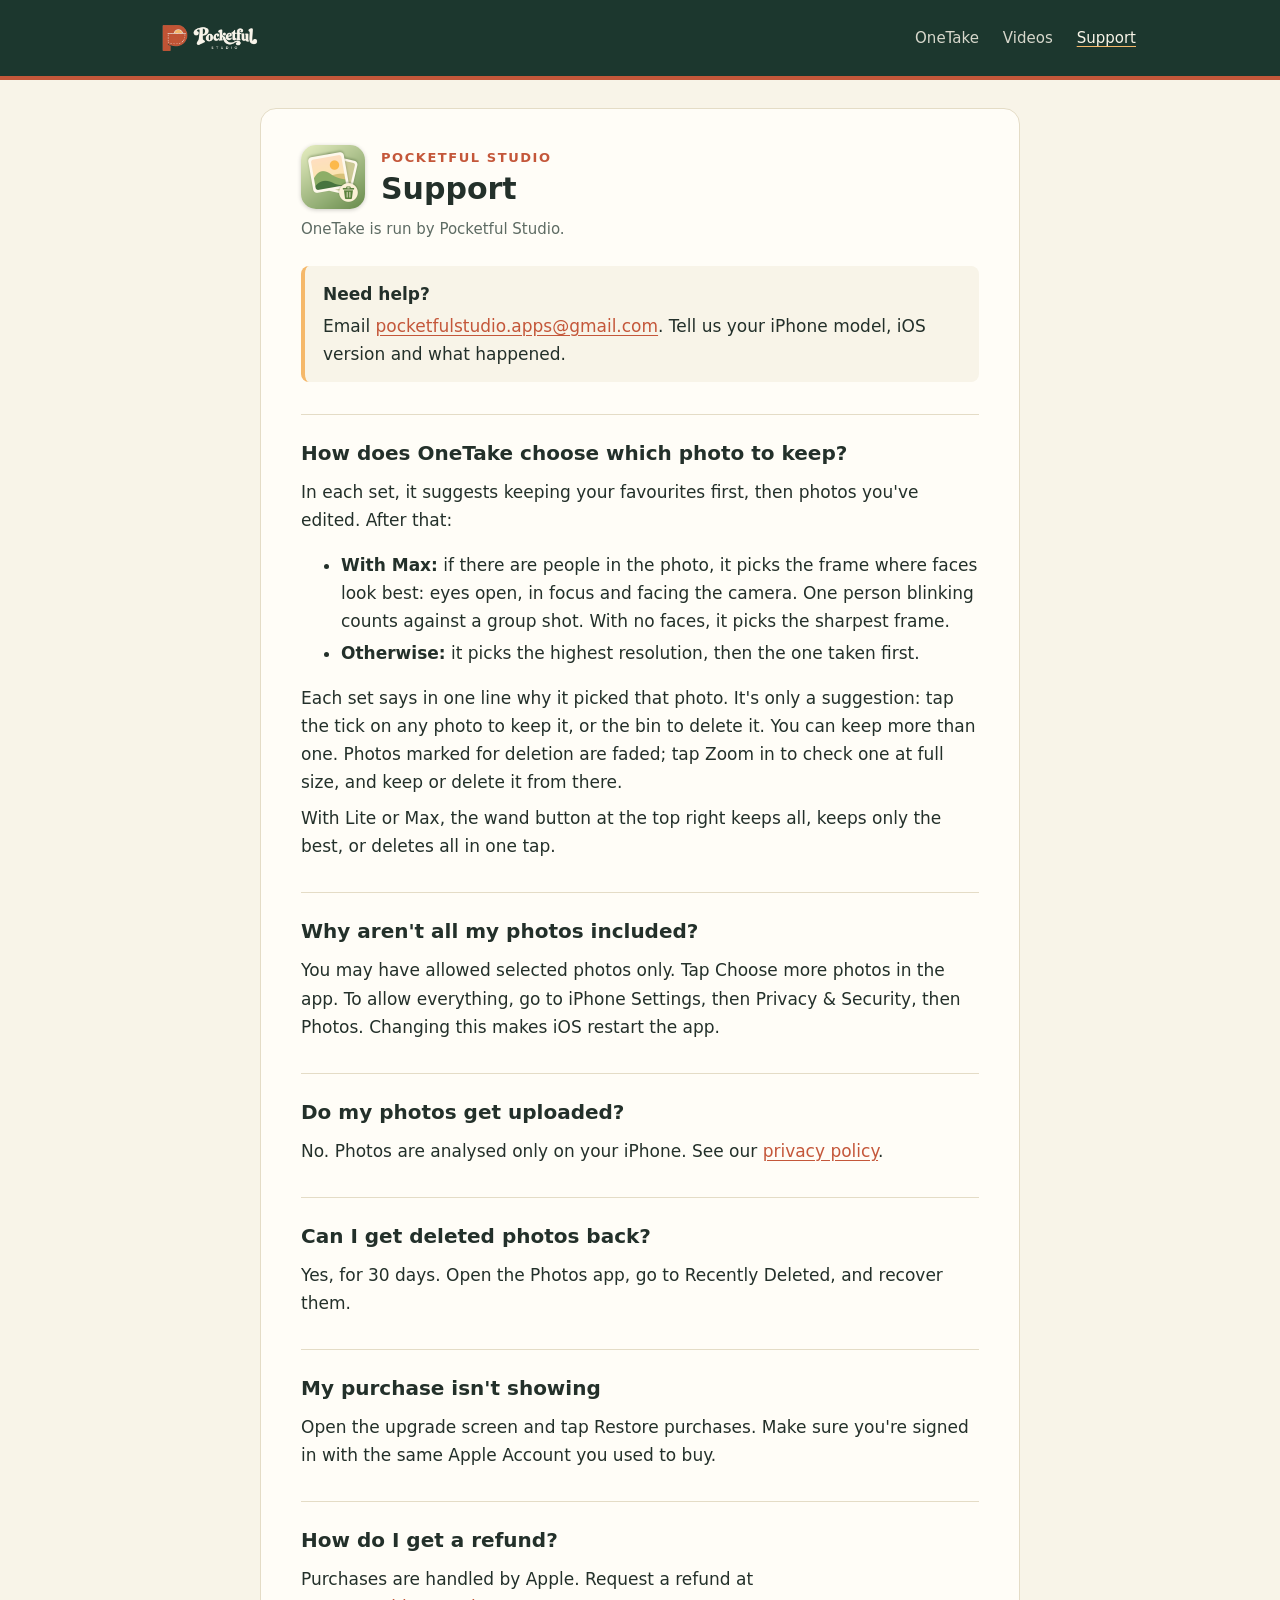
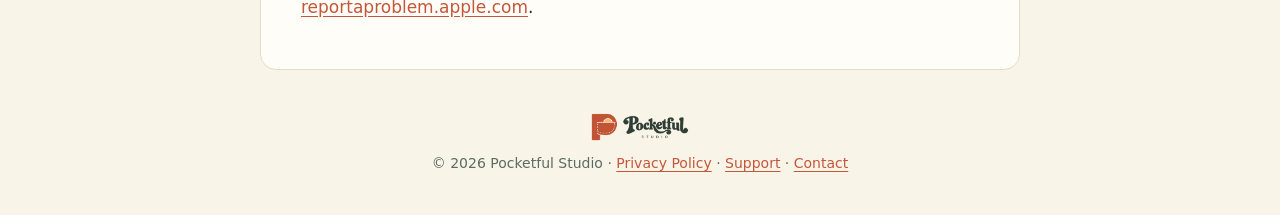
<file: support.html>
<!doctype html>
<html lang="en">
<head>
<meta charset="utf-8">
<meta name="viewport" content="width=device-width, initial-scale=1">
<title>OneTake Support | Pocketful Studio</title>
<meta name="description" content="Help and answers for OneTake by Pocketful Studio.">
<link rel="icon" href="assets/favicon.ico">
<link rel="apple-touch-icon" href="assets/apple-touch-icon.png">
<link rel="stylesheet" href="style.css?v=drama-first">
</head>
<body>
<header class="top"><div class="top-inner"><a class="brand" href="index.html" aria-label="Pocketful Studio home"><img src="assets/pocketful-logo-dark.png" alt="Pocketful Studio"></a><nav aria-label="Main navigation"><a href="index.html">OneTake</a><a href="demo.html">Videos</a><a href="support.html" aria-current="page">Support</a></nav></div></header>
<main>
<div class="doc-head"><img src="assets/onetake-icon.png" alt="OneTake app icon"><div><p class="eyebrow">Pocketful Studio</p><h1>Support</h1></div></div>
<p class="meta">OneTake is run by Pocketful Studio.</p>
<div class="summary"><strong>Need help?</strong>Email <a href="mailto:pocketfulstudio.apps@gmail.com">pocketfulstudio.apps@gmail.com</a>. Tell us your iPhone model, iOS version and what happened.</div>
<h2>How does OneTake choose which photo to keep?</h2>
<p>In each set, it suggests keeping your favourites first, then photos you've edited. After that:</p>
<ul>
<li><strong>With Max:</strong> if there are people in the photo, it picks the frame where faces look best: eyes open, in focus and facing the camera. One person blinking counts against a group shot. With no faces, it picks the sharpest frame.</li>
<li><strong>Otherwise:</strong> it picks the highest resolution, then the one taken first.</li>
</ul>
<p>Each set says in one line why it picked that photo. It's only a suggestion: tap the tick on any photo to keep it, or the bin to delete it. You can keep more than one. Photos marked for deletion are faded; tap Zoom in to check one at full size, and keep or delete it from there.</p>
<p>With Lite or Max, the wand button at the top right keeps all, keeps only the best, or deletes all in one tap.</p>
<h2>Why aren't all my photos included?</h2>
<p>You may have allowed selected photos only. Tap Choose more photos in the app. To allow everything, go to iPhone Settings, then Privacy &amp; Security, then Photos. Changing this makes iOS restart the app.</p>
<h2>Do my photos get uploaded?</h2>
<p>No. Photos are analysed only on your iPhone. See our <a href="privacy.html">privacy policy</a>.</p>
<h2>Can I get deleted photos back?</h2>
<p>Yes, for 30 days. Open the Photos app, go to Recently Deleted, and recover them.</p>
<h2>My purchase isn't showing</h2>
<p>Open the upgrade screen and tap Restore purchases. Make sure you're signed in with the same Apple Account you used to buy.</p>
<h2>How do I get a refund?</h2>
<p>Purchases are handled by Apple. Request a refund at <a href="https://reportaproblem.apple.com">reportaproblem.apple.com</a>.</p>
</main>
<footer>
<img src="assets/pocketful-logo.png" alt="Pocketful Studio">
&copy; 2026 Pocketful Studio &middot; <a href="privacy.html">Privacy Policy</a> &middot; <a href="support.html">Support</a> &middot; <a href="mailto:pocketfulstudio.apps@gmail.com">Contact</a>
</footer>
</body>
</html>
</file>
<file: style.css>
:root {
  --green: #1c372e;
  --terracotta: #c4573a;
  --sun: #f5b86a;
  --cream: #f8f4e8;
  --paper: #fffdf7;
  --ink: #23302a;
  --muted: #5d6b63;
  --line: #e4dcc6;
}
@media (prefers-color-scheme: dark) {
  :root {
    --paper: #17251f;
    --cream: #111c17;
    --ink: #ece7d8;
    --muted: #a3b0a7;
    --line: #2c4036;
    --terracotta: #e07a5c;
  }
}
* { box-sizing: border-box; }
html { -webkit-text-size-adjust: 100%; }
body {
  margin: 0;
  background: var(--cream);
  color: var(--ink);
  font: 17px/1.65 -apple-system, BlinkMacSystemFont, "Segoe UI", system-ui, sans-serif;
}
a { color: var(--terracotta); text-underline-offset: 3px; }
.top { background: var(--green); border-bottom: 4px solid var(--terracotta); }
.top-inner {
  max-width: 760px; margin: 0 auto; padding: 14px 20px;
  display: flex; align-items: center; justify-content: space-between; gap: 16px;
}
.top img { height: 44px; width: auto; display: block; }
.top nav a { color: #f8f4e8; text-decoration: none; font-size: 15px; margin-left: 18px; opacity: .85; }
.top nav a:hover, .top nav a[aria-current] { opacity: 1; text-decoration: underline; text-decoration-color: var(--sun); }
main {
  max-width: 760px; margin: 28px auto 40px; padding: 36px 40px 40px;
  background: var(--paper); border: 1px solid var(--line); border-radius: 16px;
}
.doc-head { display: flex; align-items: center; gap: 16px; margin-bottom: 8px; }
.doc-head img { width: 64px; height: 64px; border-radius: 15px; box-shadow: 0 1px 4px rgba(0,0,0,.2); }
.eyebrow { margin: 0; font-size: 13px; letter-spacing: .12em; text-transform: uppercase; color: var(--terracotta); font-weight: 600; }
h1 { margin: 2px 0 0; font-size: 30px; line-height: 1.2; }
.meta { color: var(--muted); font-size: 15px; margin: 6px 0 24px; }
.summary {
  background: var(--cream); border-left: 4px solid var(--sun); border-radius: 8px;
  padding: 14px 18px; margin: 0 0 8px;
}
.summary strong { display: block; margin-bottom: 4px; }
.summary ul { margin: 0; padding-left: 20px; }
main ul li { margin: 4px 0; }
h2 { font-size: 20px; margin: 32px 0 6px; padding-top: 22px; border-top: 1px solid var(--line); }
h2 .n { color: var(--terracotta); margin-right: 8px; font-variant-numeric: tabular-nums; }
p { margin: 8px 0; }
.links { list-style: none; padding: 0; margin: 20px 0 0; display: grid; gap: 12px; }
.links a {
  display: block; padding: 16px 18px; border: 1px solid var(--line); border-radius: 12px;
  text-decoration: none; color: var(--ink); background: var(--cream);
}
.links a:hover { border-color: var(--terracotta); }
.links b { display: block; color: var(--terracotta); }
.links span { color: var(--muted); font-size: 15px; }
footer { max-width: 760px; margin: 0 auto 40px; padding: 0 20px; text-align: center; color: var(--muted); font-size: 14px; }
footer img { height: 34px; width: auto; display: block; margin: 0 auto 8px; }
@media (max-width: 600px) {
  main { margin: 16px 12px 28px; padding: 24px 20px 28px; }
  .top nav a { margin-left: 12px; }
  .top img { height: 36px; }
  h1 { font-size: 26px; }
}

/* Header colour matches the embedded background of the Pocketful logo. */
.top-inner{max-width:1040px;padding:16px 24px;gap:24px}.top nav{display:flex;align-items:center;gap:24px}.top nav a{margin-left:0;white-space:nowrap}.top .brand{display:block;line-height:0}.top img{width:132px;height:44px;object-fit:contain}.download-cta{margin:20px 0}.testflight-button{display:inline-flex;align-items:center;justify-content:center;gap:14px;min-height:48px;padding:12px 20px;background:var(--green);color:#fffdf7;border-radius:10px;font-weight:650;text-decoration:none;line-height:1.4}.testflight-button:hover{background:#1c382f}.testflight-button:focus-visible{outline:3px solid var(--terracotta);outline-offset:4px}@media(max-width:600px){.top-inner{padding:12px 16px;gap:12px}.top img{width:96px;height:32px}.top nav{gap:14px}.top nav a{font-size:14px;margin-left:0}.testflight-button{padding:12px 16px}}

.screens { display: grid; grid-template-columns: repeat(3, 1fr); gap: 12px; margin: 20px 0 6px; }
.screens figure { margin: 0; }
.screens img { width: 100%; height: auto; display: block; border-radius: 14px; border: 1px solid var(--line); }
@media (max-width: 520px) { .screens { grid-template-columns: 1fr 1fr; } .screens figure:last-child { display: none; } }
</file>
<file: media.css>
.media-page .language{display:flex;flex-wrap:wrap;gap:8px;margin:20px 0}.language button,.reset,.print{font:inherit;cursor:pointer}.language button{padding:8px 16px;border:1px solid var(--line);border-radius:8px;background:var(--paper);color:var(--ink)}.language button[aria-pressed=true]{background:var(--green);border-color:var(--green);color:#fffdf7}.media-page .quick-nav{display:flex;flex-wrap:wrap;gap:12px 22px;margin:22px 0}.media-page a:focus-visible,.media-page button:focus-visible,.media-page summary:focus-visible,.media-page input:focus-visible{outline:3px solid var(--terracotta);outline-offset:4px}.media-page h2{font-size:24px;margin-top:36px}.media-page section>p{margin:10px 0 16px}.video-frame{max-width:390px;margin:20px auto 16px;background:#000;border-radius:12px;overflow:hidden;line-height:0}.video-frame video{width:100%;height:auto;display:block}.media-page .video-links{display:flex;flex-wrap:wrap;gap:12px 22px;margin:16px 0}.media-page .notice{background:var(--cream);border-left:4px solid var(--sun);padding:12px 16px;border-radius:8px}.media-page .flow{display:block;width:min(100%,320px);height:auto;margin:24px auto}.media-page details{margin:14px 0}.media-page summary{cursor:pointer;font-weight:600}.media-page .steps{list-style:none;padding:0}.media-page .steps>li{position:relative;padding:12px 0 12px 34px}.media-page .check{position:absolute;left:0;top:18px;width:20px;height:20px;accent-color:var(--terracotta)}.media-page .steps details{margin:0}.media-page .steps summary{list-style:none}.media-page .steps summary::after{content:' +';color:var(--terracotta)}.media-page .steps details[open] summary::after{content:' −'}.media-page .steps li.is-done summary{text-decoration:line-through}.media-page .steps p{margin-top:12px}.media-page .progress{color:var(--muted);font-size:15px}.media-page .reset,.media-page .print{background:none;border:0;padding:6px 0;color:var(--terracotta);text-decoration:underline;text-underline-offset:3px}.media-page .full-sop{border-top:1px solid var(--line);padding-top:22px;margin-top:28px}.media-page .full-sop>summary{font-size:20px}.media-page .sop{margin-top:24px}.media-page .sop h2{font-size:20px}.media-page .sop h3{font-size:18px;margin-top:26px}.media-page .downloads{display:flex;flex-wrap:wrap;gap:12px 22px;margin:22px 0}.media-page .small{font-size:14px;color:var(--muted)}[hidden]{display:none!important}@media(max-width:420px){.top-inner{flex-wrap:wrap;gap:12px}.top nav{display:flex;gap:16px;flex-wrap:wrap}.top nav a{margin-left:0}.doc-head{align-items:flex-start;gap:12px}.doc-head img{width:52px;height:52px}.media-page h1{font-size:25px}.media-page .video-frame{border-radius:8px}}@media print{.top,.language,.quick-nav,video,.video-links,.reset,.downloads{display:none}.media-page{border:0;margin:0;max-width:none}.media-page .steps details>p{display:block}}

/* Clear, language-specific video order and a compact first screen. */
.media-page.video-gallery{max-width:1000px}.media-page .doc-head{margin-bottom:10px}.media-page h1{font-size:34px;letter-spacing:-.025em}.media-page .meta{font-size:17px;margin-bottom:14px}.media-page .download-cta{margin:16px 0}.media-page .language{margin:18px 0 12px}.media-page .quick-nav{gap:12px 24px;margin:16px 0 28px}.media-page .video-section{display:grid;grid-template-columns:minmax(0,1fr) minmax(260px,360px);align-items:start;gap:36px;border-top:1px solid var(--line);padding:32px 0}.media-page .video-section h2{border:0;margin:0 0 12px;padding:0;font-size:28px;letter-spacing:-.02em}.media-page .video-section .video-frame{width:100%;margin:0;max-width:360px}.media-page .video-section .video-links{flex-direction:column;align-items:flex-start;gap:10px;margin-top:22px}.media-page .recording-note{font-size:14px;color:var(--muted);margin:-18px 0 26px}.video-gallery .video-copy>p{max-width:42ch}.media-page .doc-head img{box-shadow:none}@media(max-width:760px){.media-page .video-section{grid-template-columns:1fr;gap:18px;padding:24px 0}.media-page .video-section .video-frame{margin:0 auto;max-width:420px}.media-page .video-section .video-links{flex-direction:row;gap:12px 22px;margin:14px 0 0}.media-page h1{font-size:28px}.media-page .video-section h2{font-size:25px}.media-page .doc-head img{width:52px;height:52px}.media-page .quick-nav{margin-bottom:18px}.media-page .recording-note{margin:-8px 0 20px}}
</file>
